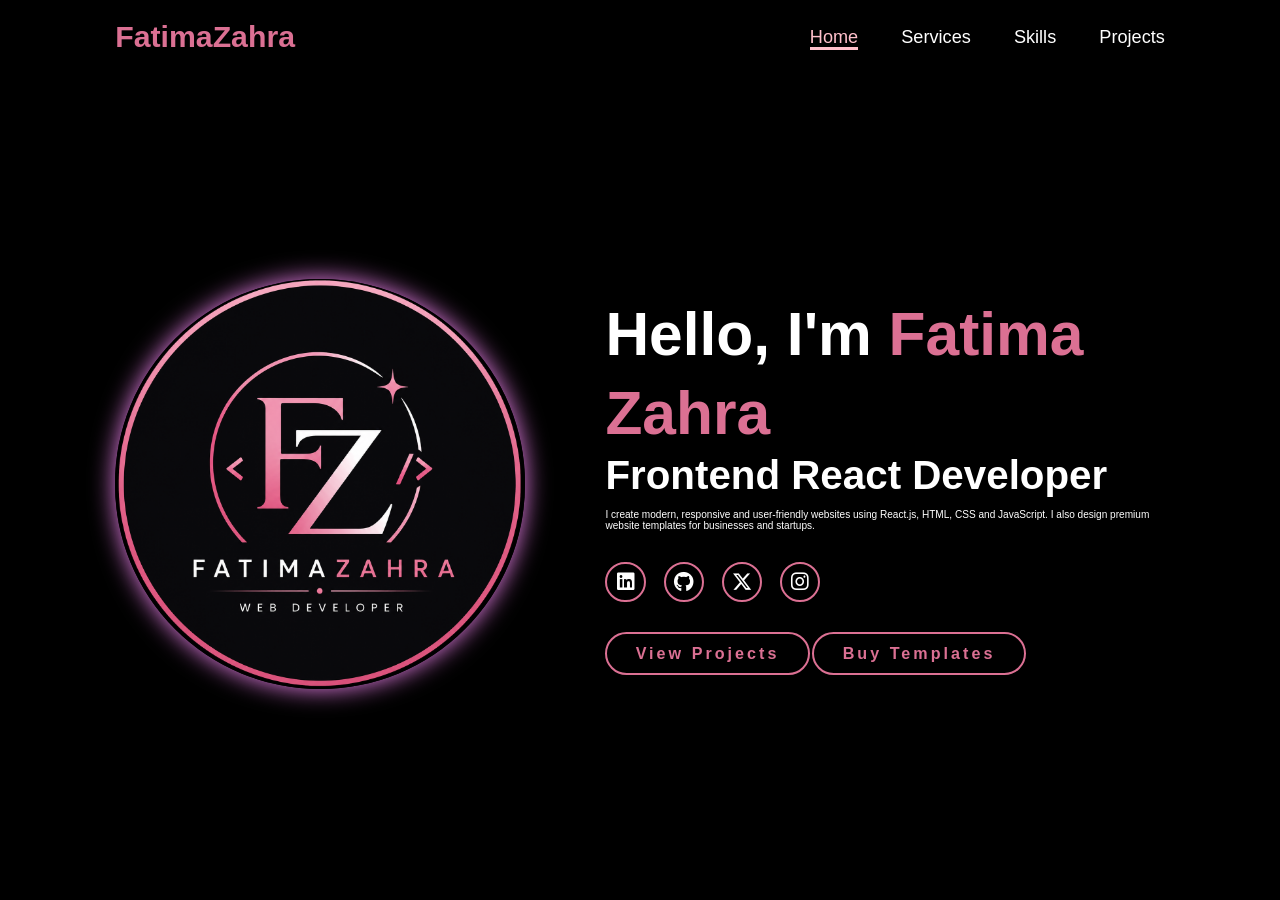
<file: index.html>
<!DOCTYPE html>
<html lang="en">
<head>
    <meta charset="UTF-8">
    <meta name="viewport" content="width=device-width, initial-scale=1.0">
    <title>Portfolio | FatimaZahra</title>

   
    <link rel="stylesheet" href="css/style.css">

    
    <link rel="stylesheet" href="https://cdnjs.cloudflare.com/ajax/libs/font-awesome/6.6.0/css/all.min.css">

    
    <link href="https://fonts.googleapis.com/css2?family=Poppins:wght@300;500;700&display=swap" rel="stylesheet">
</head>
<body>
    <header>
        <a href="#" class="logo">FatimaZahra</a>
        <nav>
            <a href="#home" class="active">Home</a>
            <a href="services.html">Services</a>
            <a href="skills.html">Skills</a>
            <a href="projects.html">Projects</a>
            
            
        </nav>
    </header>

    <section class="home" id="home">
        <div class="home-img">
            <img src="assets/fz.png" alt="Fatima Zahra portrait">
        </div>
        <div class="home-content">
           
            <h1>Hello, I'm <span>Fatima Zahra</span></h1>
    
            <h3>Frontend React Developer</h3>
    
            <p>
                I create modern, responsive and user-friendly websites using
                React.js, HTML, CSS and JavaScript. I also design premium website
                templates for businesses and startups.
            </p>

            <div class="social-icons">
                <a href="#"><i class="fa-brands fa-linkedin"></i></a>
                <a href="https://github.com/egfatimazahra"><i class="fa-brands fa-github"></i></a>
                <a href="#"><i class="fa-brands fa-x-twitter"></i></a>
                <a href="#"><i class="fa-brands fa-instagram"></i></a>
            </div>

            <div class="buttons">

            <a href="projects.html" class="btn">
                View Projects
            </a>

            <a href="https://templatefusion.gumroad.com/"
                target="_blank"
                class="btn btn2">
                Buy Templates
            </a>

        </div>
        </div>
    </section>
    
</body>
</html>
</file>
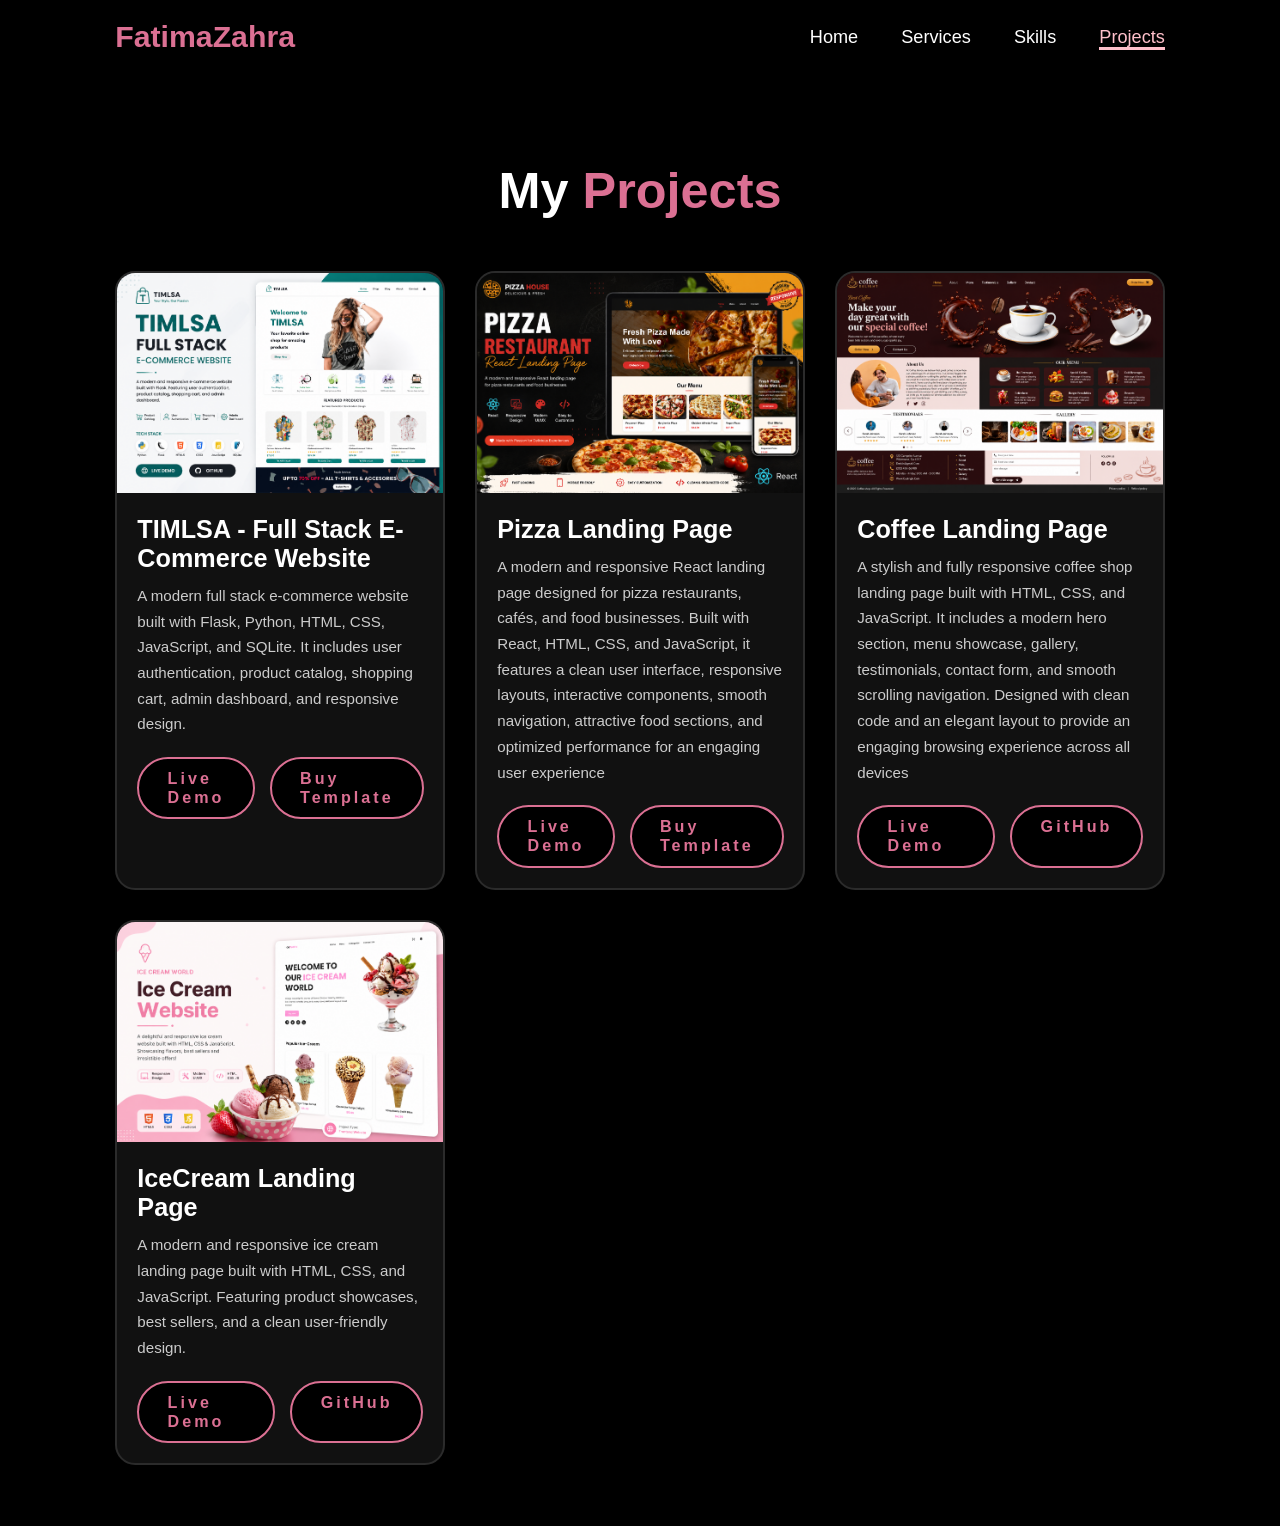
<file: projects.html>
<!DOCTYPE html>
<html lang="en">
<head>
    <meta charset="UTF-8">
    <meta name="viewport" content="width=device-width, initial-scale=1.0">
    <title>Projects | FatimaZahra</title>

    <link rel="stylesheet" href="css/style.css">

    <link rel="stylesheet"
    href="https://cdnjs.cloudflare.com/ajax/libs/font-awesome/6.7.2/css/all.min.css">
</head>

<body>

<header>

    <a href="index.html" class="logo">FatimaZahra</a>

    <nav>
        <a href="index.html">Home</a>
        <a href="services.html">Services</a>
        <a href="skills.html">Skills</a>
        <a href="projects.html" class="active">Projects</a>
        
        
    </nav>

</header>

<section class="projects">

    <h1>My <span>Projects</span></h1>

    <div class="projects-container">

        <!-- Project 1 -->
         <div class="project-box">
            <img src="assets/e-commerce.png" alt="Pizza Landing Page">

            <h3>TIMLSA - Full Stack E-Commerce Website</h3>

            <p>
               A modern full stack e-commerce website built with Flask, Python, HTML, CSS, JavaScript, and SQLite. It includes user authentication, product catalog, shopping cart, admin dashboard, and responsive design.
            </p>
            <div class="project-buttons">
                <a href="" class="btn">Live Demo</a>
                <a href="https://templatefusion.gumroad.com/l/E-CommerceWebsite" class="btn btn2">Buy Template</a>
            </div>

           
        </div>

        
        <div class="project-box">
            <img src="assets/pizza.png" alt="Pizza Landing Page">

            <h3>Pizza Landing Page</h3>

            <p>
                A modern and responsive React landing page designed for pizza restaurants, cafés, and food businesses. Built with React, HTML, CSS, and JavaScript, it features a clean user interface, responsive layouts, interactive components, smooth navigation, attractive food sections, and optimized performance for an engaging user experience
            </p>
            <div class="project-buttons">
                <a href="https://pizzarestauraant.netlify.app/" class="btn">Live Demo</a>
                <a href="https://templatefusion.gumroad.com/l/pizza-restaurant-react-landing-page" class="btn btn2">Buy Template</a>
            </div>

           
        </div>

        <!-- Project 2 -->
        <div class="project-box">
            <img src="assets/coffe.png" alt="Coffee Landing Page">

            <h3>Coffee Landing Page</h3>

            <p>
                A stylish and fully responsive coffee shop landing page built with HTML, CSS, and JavaScript. It includes a modern hero section, menu showcase, gallery, testimonials, contact form, and smooth scrolling navigation. Designed with clean code and an elegant layout to provide an engaging browsing experience across all devices
            </p>
            <div class="project-buttons">
                <a href="https://egfatimazahra.github.io/coffee-website/" class="btn">Live Demo</a>
                <a href="https://github.com/egfatimazahra/coffee-website" class="btn btn2">GitHub</a>
            </div>

            
        </div>

        <!-- Project 3 -->
        <div class="project-box">
            <img src="assets/icecream.png" alt="Portfolio Website">

            <h3>IceCream Landing Page</h3>

            <p>
                A modern and responsive ice cream landing page built with HTML, CSS, and JavaScript. Featuring product showcases, best sellers, and a clean user-friendly design.
            </p> <div class="project-buttons">
                <a href="https://egfatimazahra.github.io/ice-cream-website/" class="btn">Live Demo</a>
                <a href="https://github.com/egfatimazahra/ice-cream-website" class="btn btn2">GitHub</a>
            </div>

            
        </div>

        <!-- Project 4 -->
        

    </div>

</section>

</body>
</html>
</file>
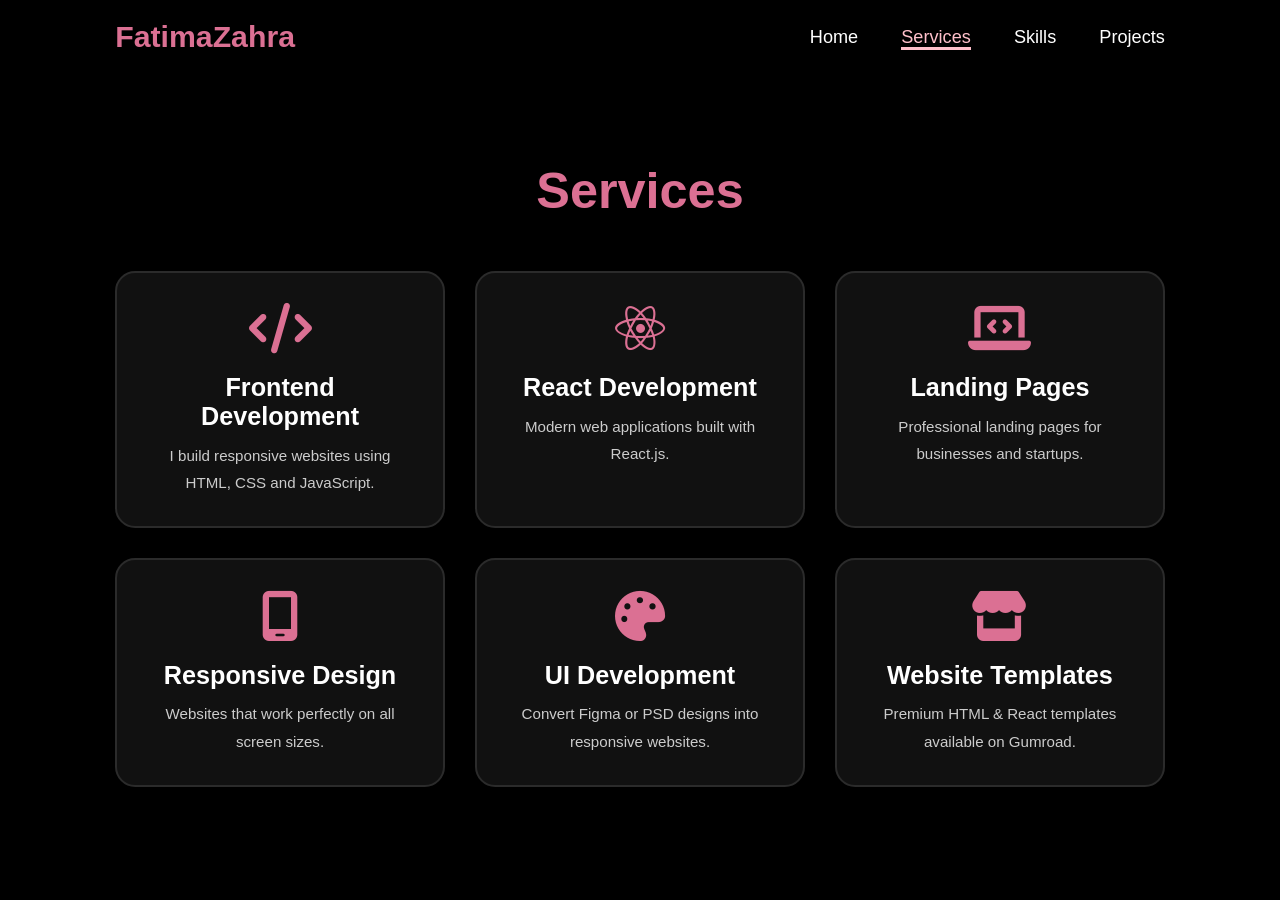
<file: services.html>
<!DOCTYPE html>
<html lang="en">
<head>
    <meta charset="UTF-8">
    <meta name="viewport" content="width=device-width, initial-scale=1.0">
    <title>Services </title>

    <link rel="stylesheet" href="css/style.css">

    <link rel="stylesheet"
    href="https://cdnjs.cloudflare.com/ajax/libs/font-awesome/6.7.2/css/all.min.css">
</head>

<body>

<header>

    <a href="index.html" class="logo">FatimaZahra</a>

    <nav>
        <a href="index.html">Home</a>
        <a href="services.html" class="active">Services</a>
        <a href="skills.html">Skills</a>
        <a href="projects.html">Projects</a>
        
        
    </nav>

</header>

<section class="services">

    <h1><span>Services</span></h1>

    <div class="services-container">

        <div class="service-box">
            <i class="fa-solid fa-code"></i>
            <h3>Frontend Development</h3>
            <p>I build responsive websites using HTML, CSS and JavaScript.</p>
        </div>

        <div class="service-box">
            <i class="fa-brands fa-react"></i>
            <h3>React Development</h3>
            <p>Modern web applications built with React.js.</p>
        </div>

        <div class="service-box">
            <i class="fa-solid fa-laptop-code"></i>
            <h3>Landing Pages</h3>
            <p>Professional landing pages for businesses and startups.</p>
        </div>

        <div class="service-box">
            <i class="fa-solid fa-mobile-screen"></i>
            <h3>Responsive Design</h3>
            <p>Websites that work perfectly on all screen sizes.</p>
        </div>

        <div class="service-box">
            <i class="fa-solid fa-palette"></i>
            <h3>UI Development</h3>
            <p>Convert Figma or PSD designs into responsive websites.</p>
        </div>

        <div class="service-box">
            <i class="fa-solid fa-store"></i>
            <h3>Website Templates</h3>
            <p>Premium HTML & React templates available on Gumroad.</p>
        </div>

    </div>

</section>

</body>
</html>
</file>
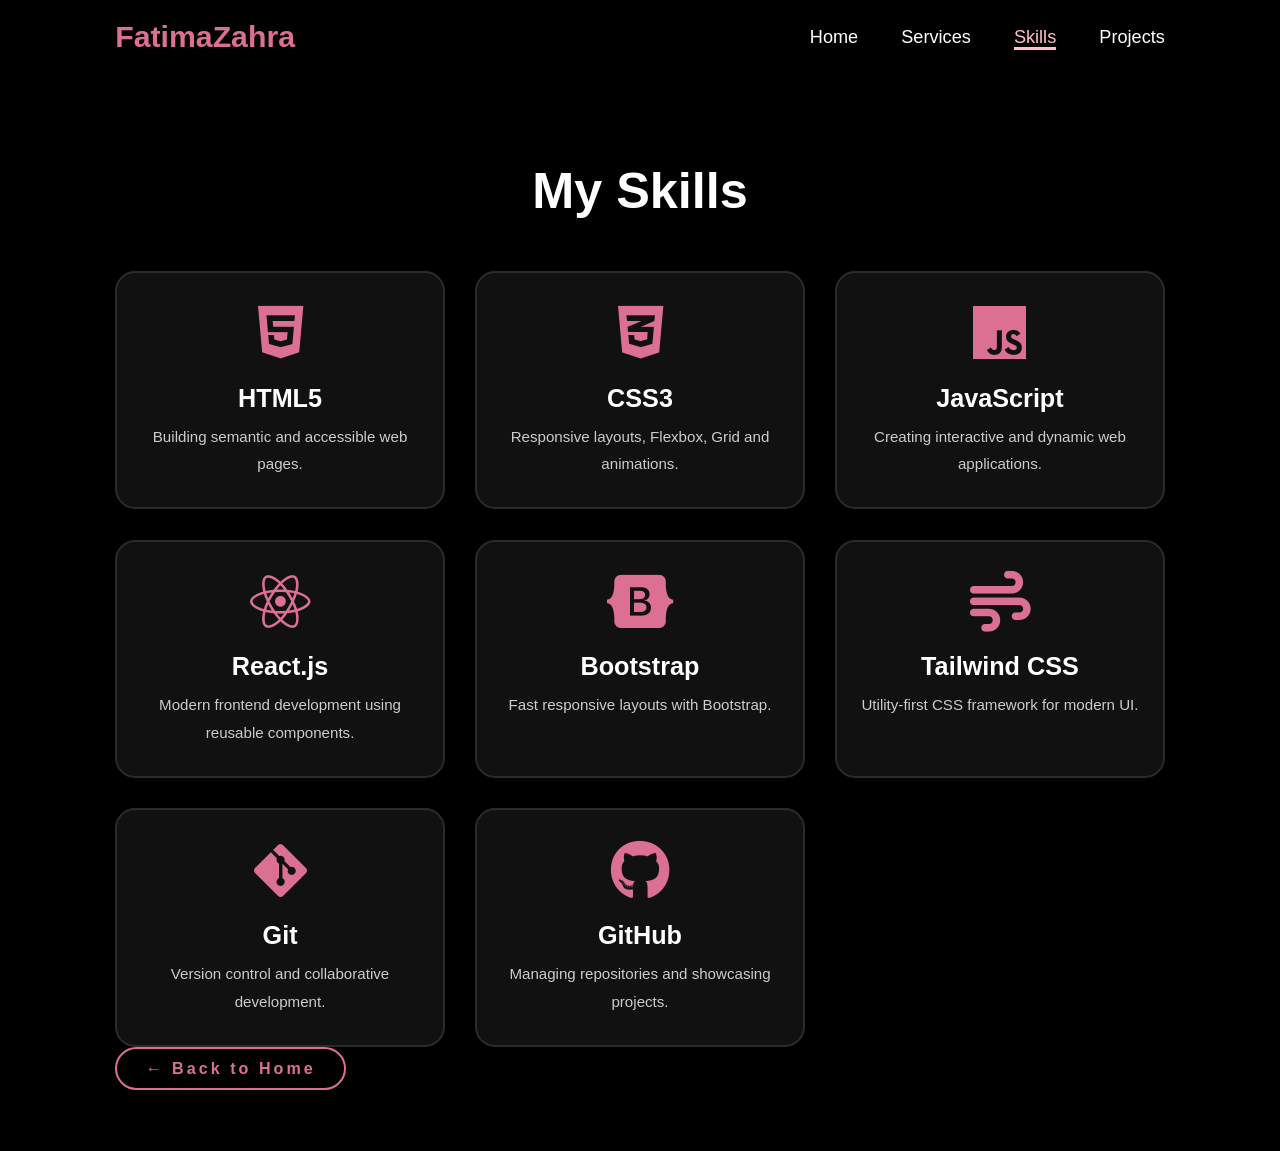
<file: skills.html>
<!DOCTYPE html>
<html lang="en">
<head>
    <meta charset="UTF-8">
    <meta name="viewport" content="width=device-width, initial-scale=1.0">

    <title>My Skills | FatimaZahra</title>

    <link rel="stylesheet" href="css/style.css">

    <link rel="stylesheet"
    href="https://cdnjs.cloudflare.com/ajax/libs/font-awesome/6.7.2/css/all.min.css">

    <link href="https://fonts.googleapis.com/css2?family=Poppins:wght@300;400;500;600;700&display=swap"
    rel="stylesheet">
</head>

<body>

<header>

    <a href="index.html" class="logo">FatimaZahra</a>

    <nav>
        <a href="index.html">Home</a>
        <a href="services.html">Services</a>
        <a href="skills.html" class="active">Skills</a>
        <a href="projects.html">Projects</a>
        
        
    </nav>

</header>

<section class="skills">

    <h1>My Skills</h1>

    <div class="skills-container">

        <div class="skill-box">
            <i class="fa-brands fa-html5"></i>
            <h3>HTML5</h3>
            <p>Building semantic and accessible web pages.</p>
        </div>

        <div class="skill-box">
            <i class="fa-brands fa-css3-alt"></i>
            <h3>CSS3</h3>
            <p>Responsive layouts, Flexbox, Grid and animations.</p>
        </div>

        <div class="skill-box">
            <i class="fa-brands fa-js"></i>
            <h3>JavaScript</h3>
            <p>Creating interactive and dynamic web applications.</p>
        </div>

        <div class="skill-box">
            <i class="fa-brands fa-react"></i>
            <h3>React.js</h3>
            <p>Modern frontend development using reusable components.</p>
        </div>

        <div class="skill-box">
            <i class="fa-brands fa-bootstrap"></i>
            <h3>Bootstrap</h3>
            <p>Fast responsive layouts with Bootstrap.</p>
        </div>

        <div class="skill-box">
            <i class="fa-solid fa-wind"></i>
            <h3>Tailwind CSS</h3>
            <p>Utility-first CSS framework for modern UI.</p>
        </div>

        <div class="skill-box">
            <i class="fa-brands fa-git-alt"></i>
            <h3>Git</h3>
            <p>Version control and collaborative development.</p>
        </div>

        <div class="skill-box">
            <i class="fa-brands fa-github"></i>
            <h3>GitHub</h3>
            <p>Managing repositories and showcasing projects.</p>
        </div>

    </div>

    <a href="index.html" class="btn">← Back to Home</a>

</section>

</body>
</html>
</file>
<file: css/style.css>
@import url('https://fonts.googleapis.com/css2?family=Poppins:wght@100;200;300;400;500;600&display=swap');

*{
    margin: 0;
    padding: 0;
    box-sizing: border-box;
    text-decoration: none;
    border: none;
    outline: none;
    font-family:'Franklin Gothic Medium', 'Arial Narrow', Arial, sans-serif;

}
html{
    font-size: 63%;
}
body{
    width:100%;
    min-height:100vh;
    overflow-x:hidden;
    background:black;
    color:white;
}

header{
    position:fixed;
    top:0;
    left:0;
    width:100%;
    padding:2rem 9%;
    background:black;
    display:flex;
    justify-content:space-between;
    align-items:center;
    z-index:1000;
}
.logo{
    font-size: 3rem;
    font-weight: 800;
    color: palevioletred;
}
.logo:hover{
    transform: scale(1.1);
}

nav a{
    font-size: 1.8rem;
    color: white;
    margin-left: 4rem;
    font-weight: 500;
    transition: 0.3 ease;
    border-bottom: 3px solid transparent;
    
}
nav a:hover, 
nav a.active{
    color: pink;
    border-bottom: 3px solid pink;
}
@media(max-width:995px){
    nav{
        position: absolute;
        top: 100%;
        right: 0;
        width: 40%;
        border-left: 3px solid palevioletred;
        border-bottom: 3px solid palevioletred;
        border-bottom-left-radius: 2rem;
        padding: 1rem solid;
        background-color: #161616;
        border-top: 0.1rem solid rgba(0,0,0,0.1);
    }
    nav.active{
        display: block;
    }
    nav a{
        display: block;
        font-size: 2rem;
        margin: 3rem 0;
    }
    nav a:hover,
    nav a.active{
        padding: 1rem;
        border-radius: 0.5rem;
        border-bottom: 0.5rem solid palevioletred;
    }
}
section{
    min-height:100vh;
    padding:12rem 9% 5rem;
}

.home{
    display: flex;
    justify-content: center;
    align-items: center;
    gap: 8rem;
    background-color: black;
}
.home .home-content h1{
    font-size: 6rem;
    font-weight: 700;
    line-height: 1.3;
}
span{
    color: palevioletred;
}
.home-content h3{
    font-size: 4rem;
    margin-bottom: 1rem;
    font-weight: 700;
}
.home-img{
    border-radius: 50%;

}
.home-img img{
    position: relative;
    width: 32vw;
    border-radius: 50%;
    box-shadow: 0 0 25px rgb(239, 131, 239);
    cursor:pointer;
    transition: 0.2s linear;
}
.home-img img:hover{
    font-size: 1.8rem;
    font-weight: 500;
}

.social-icons a{
    display: inline-flex;
    justify-content: center;
    align-items: center;
    width: 4rem;
    height: 4rem;
    background-color: transparent;
    border: 0.2rem solid palevioletred;
    font-size: 2rem;
    border-radius: 50%;
    margin: 3rem 1.5rem 3rem 0;
    transition: 0.3s ease;
    color: white;

}

.social-icons a:hover{
    color: black;
    transform: scale(1.3) translateY(-5px);
    background-color: palevioletred;
    box-shadow: 0 0 25px palevioletred;
}
.btn{
    display: inline-block;
    padding: 1rem 2.8rem;
    background-color: black;
    border-radius: 4rem;
    font-size: 1.6rem;
    color: palevioletred;
    letter-spacing: 0.3rem;
    font-weight: 600;
    border: 2px solid palevioletred;
    transition: 0.3s ease;
    cursor: pointer;
}

.btn:hover{
    transform: scale3d(1.03);
    background-color: palevioletred;
    color: black;
    box-shadow: 0 0 25px palevioletred ;
}
.typing-text {
    font-size: 34px;
    font-weight: 600;
    min-width: 280px;
}
.typing-text span{
    position: relative;
}
.typing-text span::before{
    content: "software developer";
    color: palevioletred;
    animation: words 20s infinite;

}
.typing-text span::after{
    content: "";
    background-color: black;
    position: absolute;
    width: calc(100% + 8px);
    height: 100%;
    border-left: 3px solid black;
    right: -8;
    animation: cursor 0.6 infinite;
}

@keyframes cursor{
    to{
        border-left: 3px solid palevioletred;
    }
}

@keyframes words{
    0%, 20%{
        content: "Web Developer";

    }
    21%, 40%{
        content: "Developer";
    }
    41%, 60%{
        content: "Web Designer";
    }
    81%, 100%{
        content: "Scrip Writer";
    }
    

}
@media(max-width:995px){
    .home{
        flex-direction: column;
        margin: 5rem 4rem;
    }
    .home .home-content h3{
        font-size: 2.5rem;
    }
    .home-content h1{
        font-size: 5rem;
    }
    .home-img img{
        margin-top: 4rem;
    }
}
/*==================== SKILLS ====================*/


.skills{
    min-height:100vh;
    padding:16rem 9% 6rem;
}

.skills h1{
    text-align:center;
    font-size:5rem;
    margin-bottom:5rem;
}

.skills-container{
    width:100%;
    max-width:1200px;
    margin:0 auto;
    display:grid;
    grid-template-columns:repeat(auto-fit,minmax(250px,1fr));
    gap:3rem;
}

.skill-box{
    background:#111;
    border:2px solid #2b2b2b;
    border-radius:2rem;
    padding:3rem 2rem;
    text-align:center;
    transition:.3s ease;
}

.skill-box:hover{
    transform:translateY(-10px);
    border-color:palevioletred;
    box-shadow:0 0 25px rgba(219,112,147,.4);
}

.skill-box i{
    font-size:6rem;
    color:palevioletred;
    margin-bottom:2rem;
}

.skill-box h3{
    font-size:2.5rem;
    margin-bottom:1rem;
}

.skill-box p{
    font-size:1.5rem;
    color:#ccc;
    line-height:1.8;
}
/*************************s************************/

.services{
    min-height:100vh;
    padding:16rem 9% 6rem;
}

.services h1{
    text-align:center;
    font-size:5rem;
    margin-bottom:5rem;
}

.services-container{
    display:grid;
    grid-template-columns:repeat(auto-fit,minmax(280px,1fr));
    gap:3rem;
}

.service-box{
    background:#111;
    border:2px solid #2b2b2b;
    border-radius:2rem;
    padding:3rem;
    text-align:center;
    transition:.3s ease;
}

.service-box:hover{
    transform:translateY(-10px);
    border-color:palevioletred;
    box-shadow:0 0 25px rgba(219,112,147,.4);
}

.service-box i{
    font-size:5rem;
    color:palevioletred;
    margin-bottom:2rem;
}

.service-box h3{
    font-size:2.5rem;
    margin-bottom:1rem;
}

.service-box p{
    font-size:1.5rem;
    color:#ccc;
    line-height:1.8;
}
/*================ PROJECTS ================*/

.projects{
    min-height:100vh;
    padding:16rem 9% 6rem;
}

.projects h1{
    text-align:center;
    font-size:5rem;
    margin-bottom:5rem;
}

.projects-container{
    display:grid;
    grid-template-columns:repeat(auto-fit,minmax(320px,1fr));
    gap:3rem;
}

.project-box{
    background:#111;
    border:2px solid #2b2b2b;
    border-radius:2rem;
    overflow:hidden;
    transition:.3s ease;
}

.project-box:hover{
    transform:translateY(-10px);
    border-color:palevioletred;
    box-shadow:0 0 25px rgba(219,112,147,.4);
}

.project-box img{
    width:100%;
    height:220px;
    object-fit:cover;
}

.project-box h3{
    font-size:2.5rem;
    padding:2rem 2rem 1rem;
}

.project-box p{
    font-size:1.5rem;
    color:#ccc;
    padding:0 2rem;
    line-height:1.7;
}

.project-buttons{
    display:flex;
    gap:1.5rem;
    padding:2rem;
}
</file>
